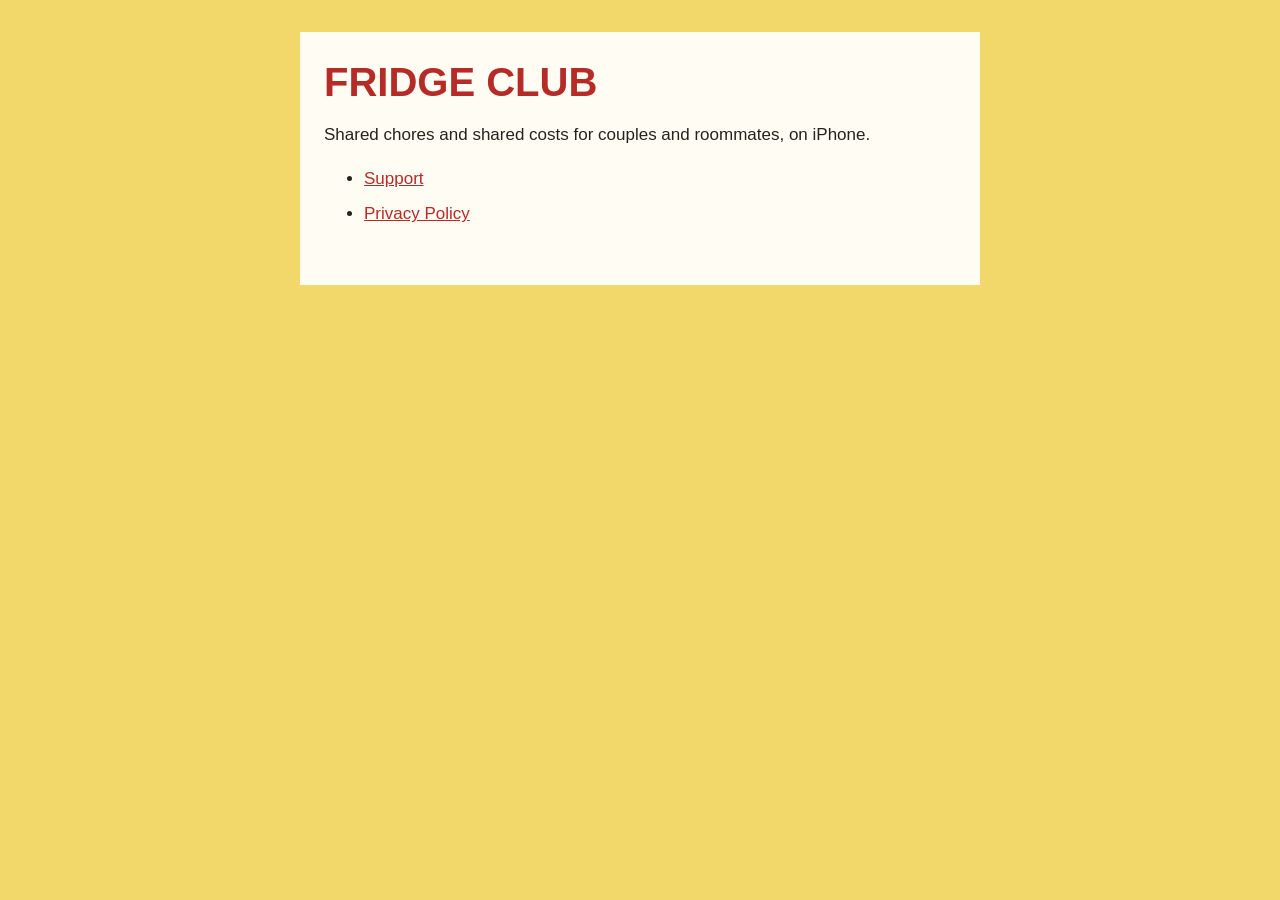
<file: index.html>
<!doctype html>
<html lang="en">
<head>
<meta charset="utf-8">
<meta name="viewport" content="width=device-width, initial-scale=1">
<title>Fridge Club</title>
<link rel="stylesheet" href="style.css">
</head>
<body>
<main>
<h1>Fridge Club</h1>
<p>Shared chores and shared costs for couples and roommates, on iPhone.</p>
<ul>
<li><a href="support/">Support</a></li>
<li><a href="privacy/">Privacy Policy</a></li>
</ul>
</main>
</body>
</html>
</file>
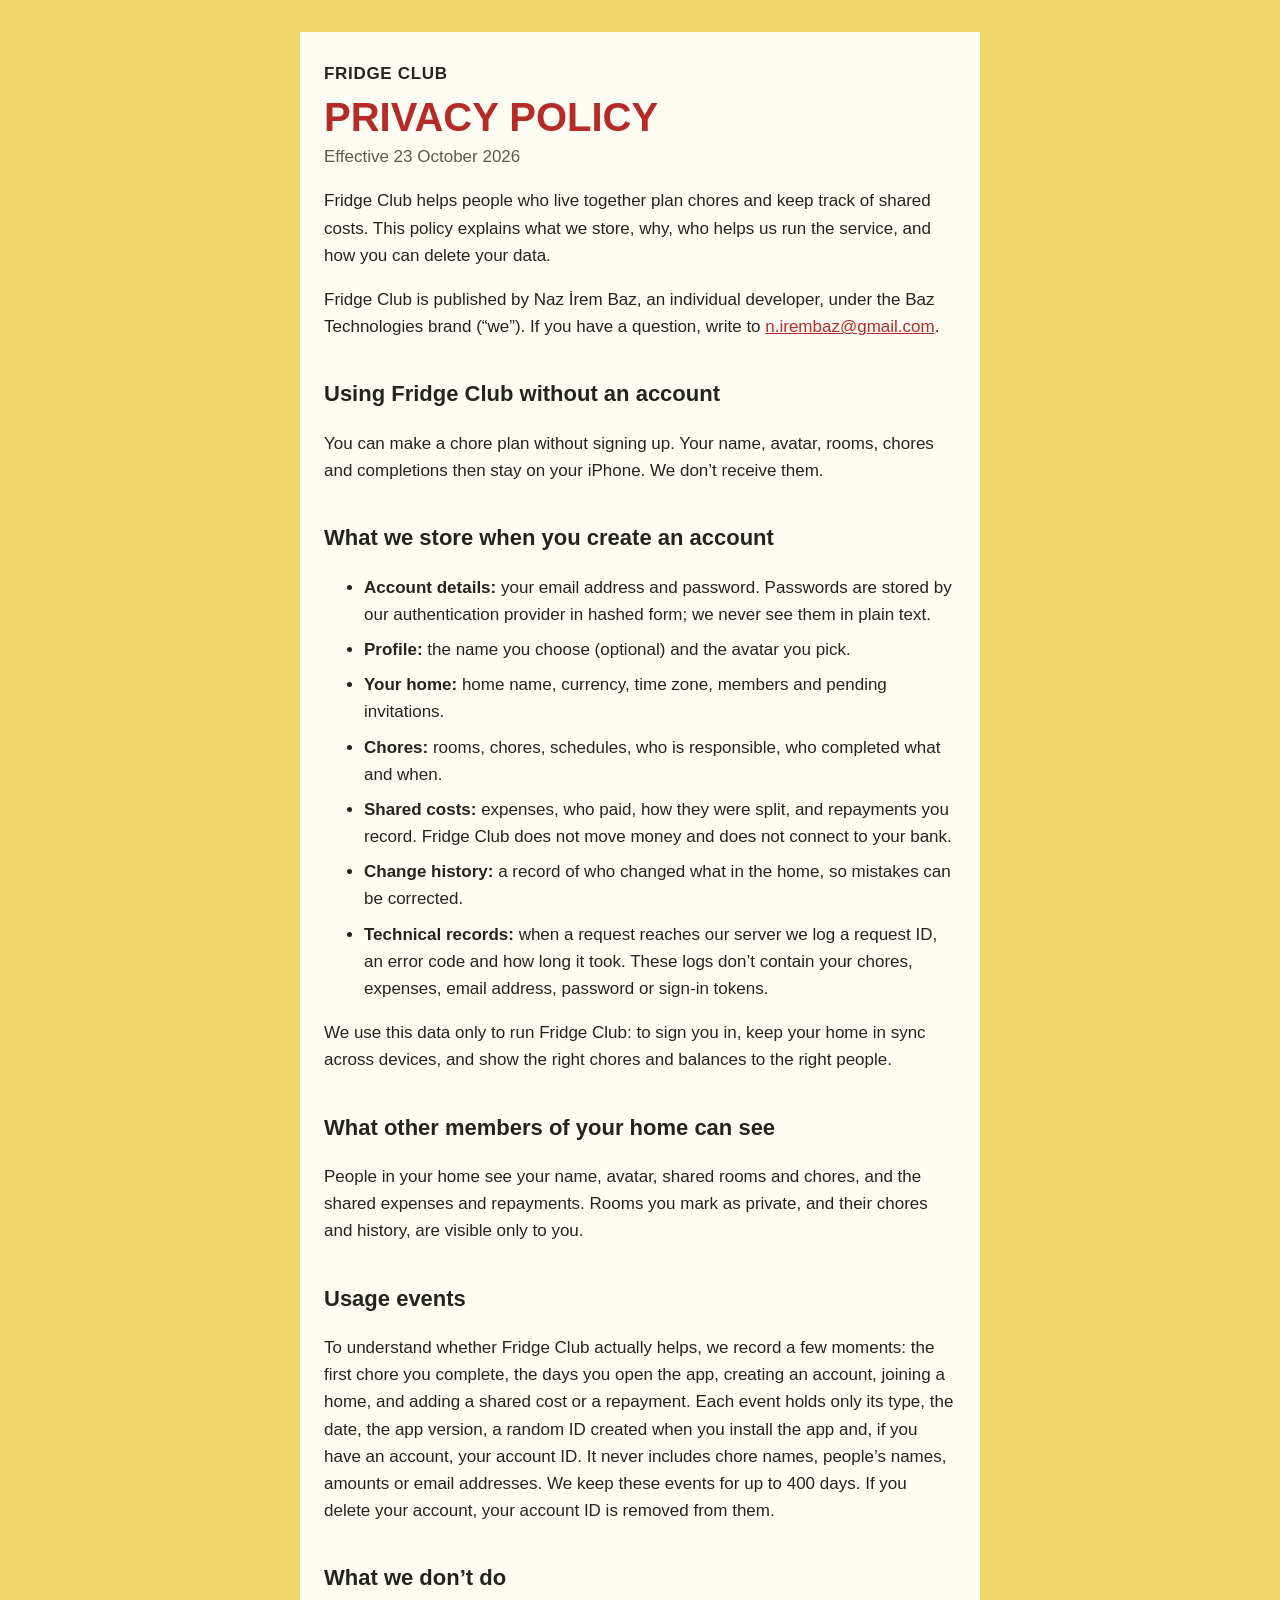
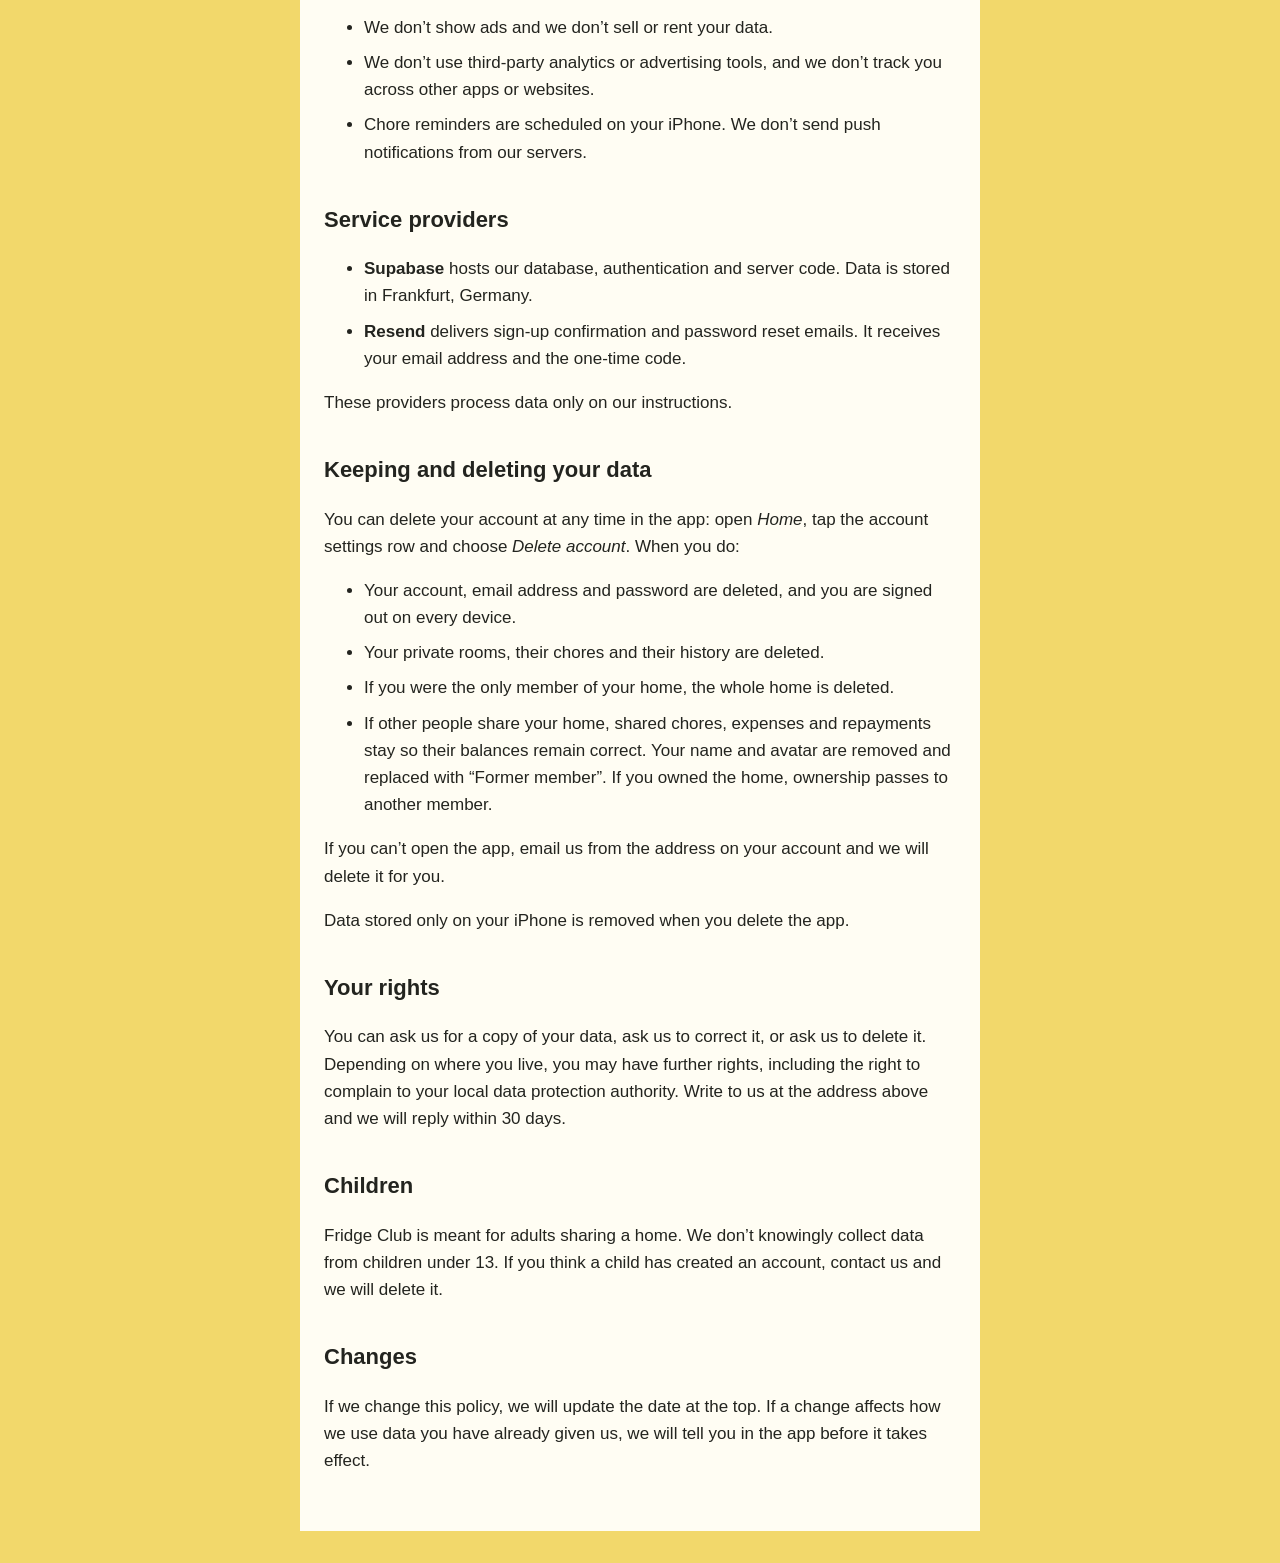
<file: privacy/index.html>
<!doctype html>
<html lang="en">
<head>
<meta charset="utf-8">
<meta name="viewport" content="width=device-width, initial-scale=1">
<title>Privacy Policy · Fridge Club</title>
<link rel="stylesheet" href="../style.css">
</head>
<body>
<main>
<p class="brand"><a href="../">Fridge Club</a></p>
<h1>Privacy Policy</h1>
<p class="meta">Effective 23 October 2026</p>

<p>Fridge Club helps people who live together plan chores and keep track of shared costs. This policy explains what we store, why, who helps us run the service, and how you can delete your data.</p>
<p>Fridge Club is published by Naz İrem Baz, an individual developer, under the Baz Technologies brand (“we”). If you have a question, write to <a href="mailto:n.irembaz@gmail.com">n.irembaz@gmail.com</a>.</p>

<h2>Using Fridge Club without an account</h2>
<p>You can make a chore plan without signing up. Your name, avatar, rooms, chores and completions then stay on your iPhone. We don’t receive them.</p>

<h2>What we store when you create an account</h2>
<ul>
<li><strong>Account details:</strong> your email address and password. Passwords are stored by our authentication provider in hashed form; we never see them in plain text.</li>
<li><strong>Profile:</strong> the name you choose (optional) and the avatar you pick.</li>
<li><strong>Your home:</strong> home name, currency, time zone, members and pending invitations.</li>
<li><strong>Chores:</strong> rooms, chores, schedules, who is responsible, who completed what and when.</li>
<li><strong>Shared costs:</strong> expenses, who paid, how they were split, and repayments you record. Fridge Club does not move money and does not connect to your bank.</li>
<li><strong>Change history:</strong> a record of who changed what in the home, so mistakes can be corrected.</li>
<li><strong>Technical records:</strong> when a request reaches our server we log a request ID, an error code and how long it took. These logs don’t contain your chores, expenses, email address, password or sign-in tokens.</li>
</ul>
<p>We use this data only to run Fridge Club: to sign you in, keep your home in sync across devices, and show the right chores and balances to the right people.</p>

<h2>What other members of your home can see</h2>
<p>People in your home see your name, avatar, shared rooms and chores, and the shared expenses and repayments. Rooms you mark as private, and their chores and history, are visible only to you.</p>

<h2>Usage events</h2>
<p>To understand whether Fridge Club actually helps, we record a few moments: the first chore you complete, the days you open the app, creating an account, joining a home, and adding a shared cost or a repayment. Each event holds only its type, the date, the app version, a random ID created when you install the app and, if you have an account, your account ID. It never includes chore names, people’s names, amounts or email addresses. We keep these events for up to 400 days. If you delete your account, your account ID is removed from them.</p>

<h2>What we don’t do</h2>
<ul>
<li>We don’t show ads and we don’t sell or rent your data.</li>
<li>We don’t use third-party analytics or advertising tools, and we don’t track you across other apps or websites.</li>
<li>Chore reminders are scheduled on your iPhone. We don’t send push notifications from our servers.</li>
</ul>

<h2>Service providers</h2>
<ul>
<li><strong>Supabase</strong> hosts our database, authentication and server code. Data is stored in Frankfurt, Germany.</li>
<li><strong>Resend</strong> delivers sign-up confirmation and password reset emails. It receives your email address and the one-time code.</li>
</ul>
<p>These providers process data only on our instructions.</p>

<h2>Keeping and deleting your data</h2>
<p>You can delete your account at any time in the app: open <em>Home</em>, tap the account settings row and choose <em>Delete account</em>. When you do:</p>
<ul>
<li>Your account, email address and password are deleted, and you are signed out on every device.</li>
<li>Your private rooms, their chores and their history are deleted.</li>
<li>If you were the only member of your home, the whole home is deleted.</li>
<li>If other people share your home, shared chores, expenses and repayments stay so their balances remain correct. Your name and avatar are removed and replaced with “Former member”. If you owned the home, ownership passes to another member.</li>
</ul>
<p>If you can’t open the app, email us from the address on your account and we will delete it for you.</p>
<p>Data stored only on your iPhone is removed when you delete the app.</p>

<h2>Your rights</h2>
<p>You can ask us for a copy of your data, ask us to correct it, or ask us to delete it. Depending on where you live, you may have further rights, including the right to complain to your local data protection authority. Write to us at the address above and we will reply within 30 days.</p>

<h2>Children</h2>
<p>Fridge Club is meant for adults sharing a home. We don’t knowingly collect data from children under 13. If you think a child has created an account, contact us and we will delete it.</p>

<h2>Changes</h2>
<p>If we change this policy, we will update the date at the top. If a change affects how we use data you have already given us, we will tell you in the app before it takes effect.</p>
</main>
</body>
</html>
</file>
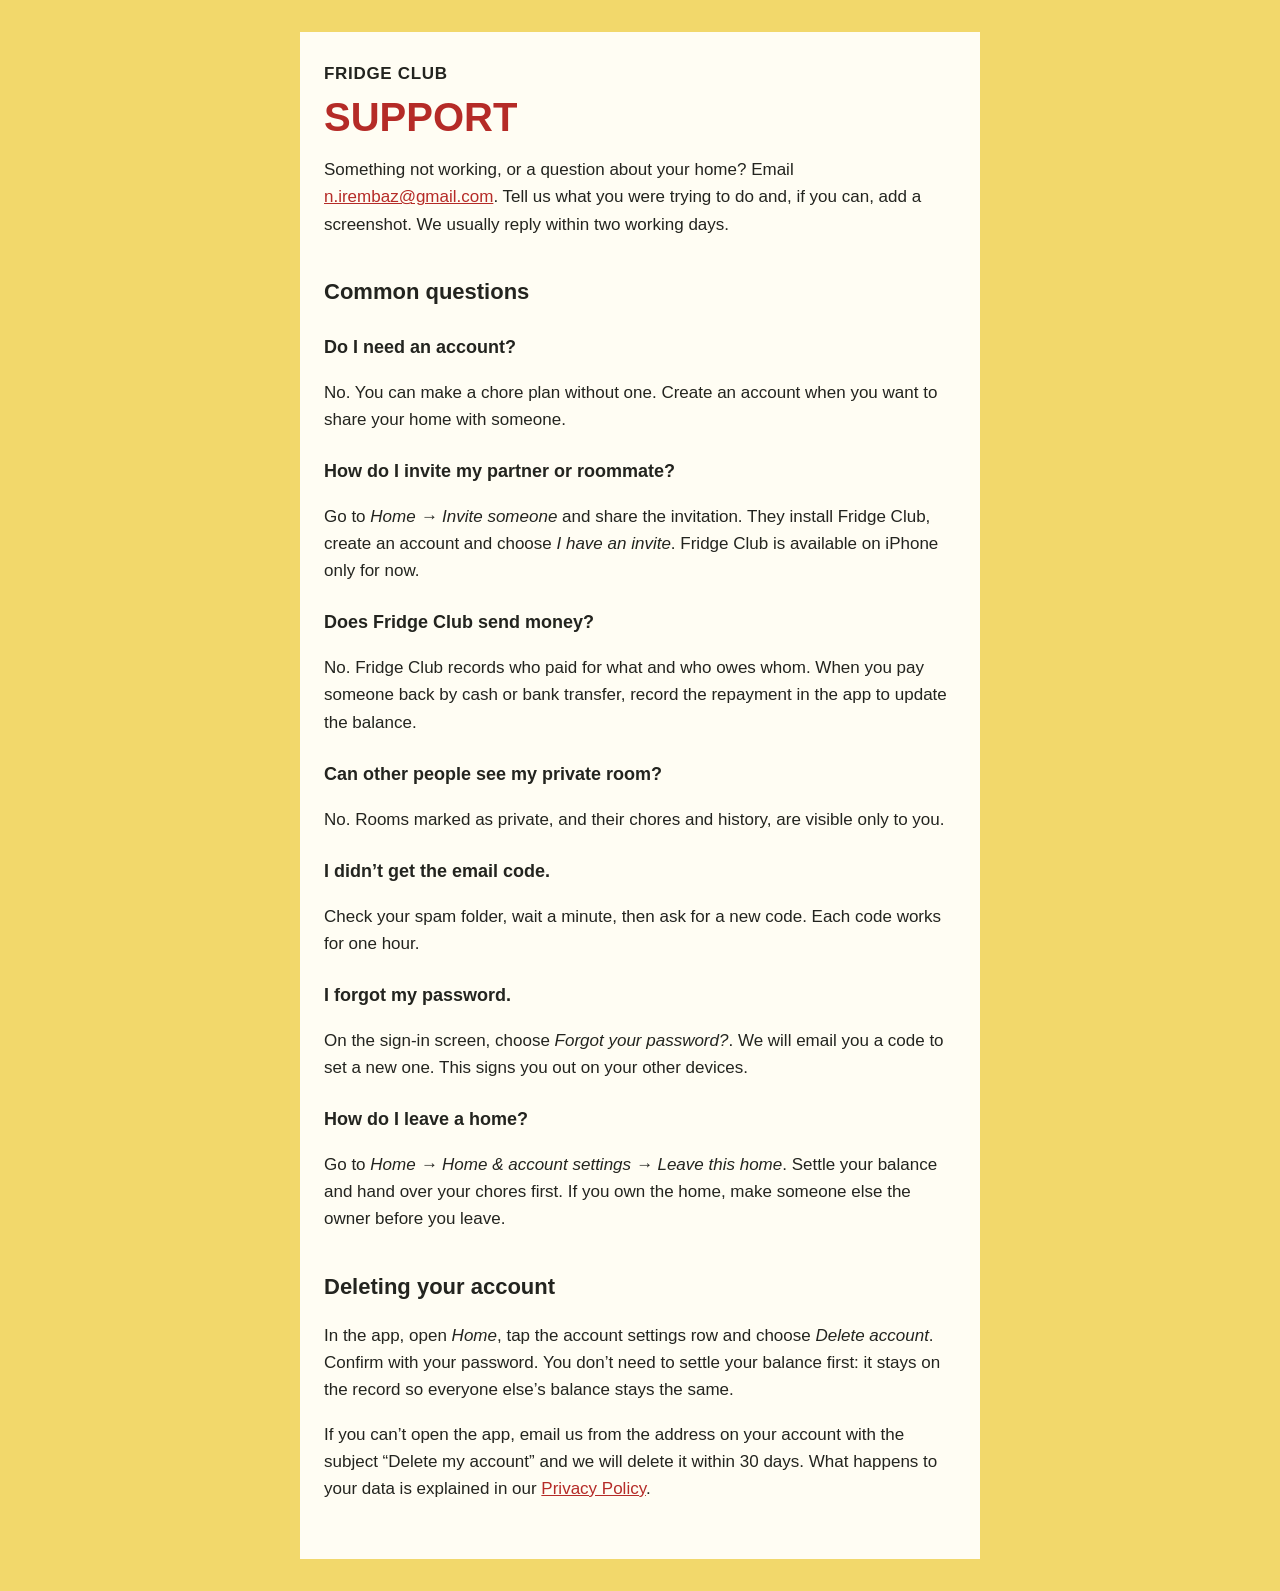
<file: support/index.html>
<!doctype html>
<html lang="en">
<head>
<meta charset="utf-8">
<meta name="viewport" content="width=device-width, initial-scale=1">
<title>Support · Fridge Club</title>
<link rel="stylesheet" href="../style.css">
</head>
<body>
<main>
<p class="brand"><a href="../">Fridge Club</a></p>
<h1>Support</h1>
<p>Something not working, or a question about your home? Email <a href="mailto:n.irembaz@gmail.com">n.irembaz@gmail.com</a>. Tell us what you were trying to do and, if you can, add a screenshot. We usually reply within two working days.</p>

<h2>Common questions</h2>

<h3>Do I need an account?</h3>
<p>No. You can make a chore plan without one. Create an account when you want to share your home with someone.</p>

<h3>How do I invite my partner or roommate?</h3>
<p>Go to <em>Home → Invite someone</em> and share the invitation. They install Fridge Club, create an account and choose <em>I have an invite</em>. Fridge Club is available on iPhone only for now.</p>

<h3>Does Fridge Club send money?</h3>
<p>No. Fridge Club records who paid for what and who owes whom. When you pay someone back by cash or bank transfer, record the repayment in the app to update the balance.</p>

<h3>Can other people see my private room?</h3>
<p>No. Rooms marked as private, and their chores and history, are visible only to you.</p>

<h3>I didn’t get the email code.</h3>
<p>Check your spam folder, wait a minute, then ask for a new code. Each code works for one hour.</p>

<h3>I forgot my password.</h3>
<p>On the sign-in screen, choose <em>Forgot your password?</em>. We will email you a code to set a new one. This signs you out on your other devices.</p>

<h3>How do I leave a home?</h3>
<p>Go to <em>Home → Home &amp; account settings → Leave this home</em>. Settle your balance and hand over your chores first. If you own the home, make someone else the owner before you leave.</p>

<h2 id="delete">Deleting your account</h2>
<p>In the app, open <em>Home</em>, tap the account settings row and choose <em>Delete account</em>. Confirm with your password. You don’t need to settle your balance first: it stays on the record so everyone else’s balance stays the same.</p>
<p>If you can’t open the app, email us from the address on your account with the subject “Delete my account” and we will delete it within 30 days. What happens to your data is explained in our <a href="../privacy/">Privacy Policy</a>.</p>
</main>
</body>
</html>
</file>
<file: style.css>
:root { --paper: #fffdf3; --fridge: #f2d86b; --ink: #23241f; --muted: #5c5a4c; --red: #b52b27; --todo: #ffe2a8; }
* { box-sizing: border-box; }
body { margin: 0; background: var(--fridge); color: var(--ink); font: 17px/1.6 -apple-system, BlinkMacSystemFont, "Segoe UI", sans-serif; }
main { max-width: 680px; margin: 32px auto; padding: 28px 24px 40px; background: var(--paper); }
@media (max-width: 720px) { main { margin: 0; } }
.brand { margin: 0 0 8px; font-weight: 800; letter-spacing: .04em; text-transform: uppercase; }
.brand a { color: var(--ink); text-decoration: none; }
h1 { margin: 0 0 4px; color: var(--red); font-size: 40px; line-height: 1.1; text-transform: uppercase; }
h2 { margin-top: 36px; font-size: 22px; }
h3 { margin: 24px 0 4px; font-size: 18px; }
.meta { color: var(--muted); margin-top: 0; }
a { color: var(--red); }
li { margin-bottom: 8px; }
.todo { background: var(--todo); }
</file>
